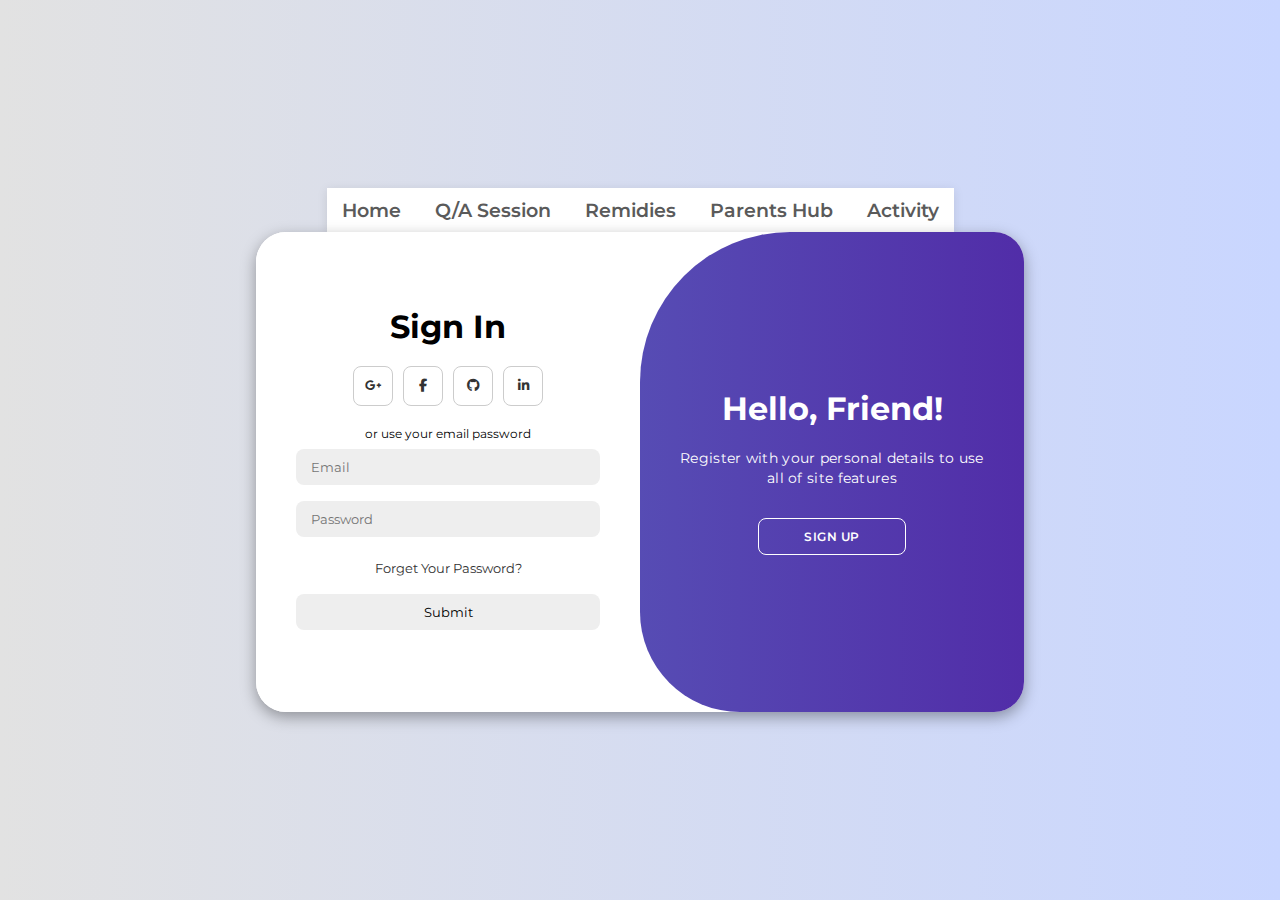
<file: index.html>
<!DOCTYPE html>
<html lang="en">

<head>
    <meta charset="UTF-8">
    <meta name="viewport" content="width=device-width, initial-scale=1.0">
    <link rel="stylesheet" href="https://cdnjs.cloudflare.com/ajax/libs/font-awesome/6.4.2/css/all.min.css">
    <link rel="stylesheet" href="login.css">
    <title>Login</title>
</head>
<body>
    <nav class="nav">
        <ul>
            <li><a href="home.html">Home</a></li>
            <li><a href="question.html">Q/A Session</a></li>
            <li><a href="remidies.html">Remidies</a></li>
            <li><a href="InteractiveParentTeacherHub.html">Parents Hub</a></li>
            <li><a href="activity.html">Activity</a></li>
        </ul>
    </nav>

    <div class="container" id="container">
        <div class="form-container sign-up">
            <form method="post" action="login.php">
                <h1>Create Account</h1>
                <div class="social-icons">
                    <a href="#" class="icon"><i class="fa-brands fa-google-plus-g"></i></a>
                    <a href="#" class="icon"><i class="fa-brands fa-facebook-f"></i></a>
                    <a href="#" class="icon"><i class="fa-brands fa-github"></i></a>
                    <a href="#" class="icon"><i class="fa-brands fa-linkedin-in"></i></a>
                </div>
                <span>or use your email for registeration</span>
                <input type="text" placeholder="Name" name="username">
                <input type="email" placeholder="Email" name="useremail">
                <input type="password" placeholder="Password" name="pas">
                <input type="submit" name="submit" value="Submit">

            </form>
        </div>
        <div class="form-container sign-in">
            <form method="post" action="signin.php">
                <h1>Sign In</h1>
                <div class="social-icons">
                    <a href="#" class="icon"><i class="fa-brands fa-google-plus-g"></i></a>
                    <a href="#" class="icon"><i class="fa-brands fa-facebook-f"></i></a>
                    <a href="#" class="icon"><i class="fa-brands fa-github"></i></a>
                    <a href="#" class="icon"><i class="fa-brands fa-linkedin-in"></i></a>
                </div>
                <span>or use your email password</span>
                <input type="email" placeholder="Email" name="email">
                <input type="password" placeholder="Password" name="pass">
                <a href="#">Forget Your Password?</a>
                <input type="submit" name="submit" value="Submit">
            </form>
        </div>
        <div class="toggle-container">
            <div class="toggle">
                <div class="toggle-panel toggle-left">
                    <h1>Welcome Back!</h1>
                    <p>Enter your personal details to use all of site features</p>
                    <button class="hidden" id="login">Sign In</button>
                </div>
                <div class="toggle-panel toggle-right">
                    <h1>Hello, Friend!</h1>
                    <p>Register with your personal details to use all of site features</p>
                    <button class="hidden" id="register">Sign Up</button>
                </div>
            </div>
        </div>
    </div>

    <script src="login.js"></script>
</body>

</html>
</file>
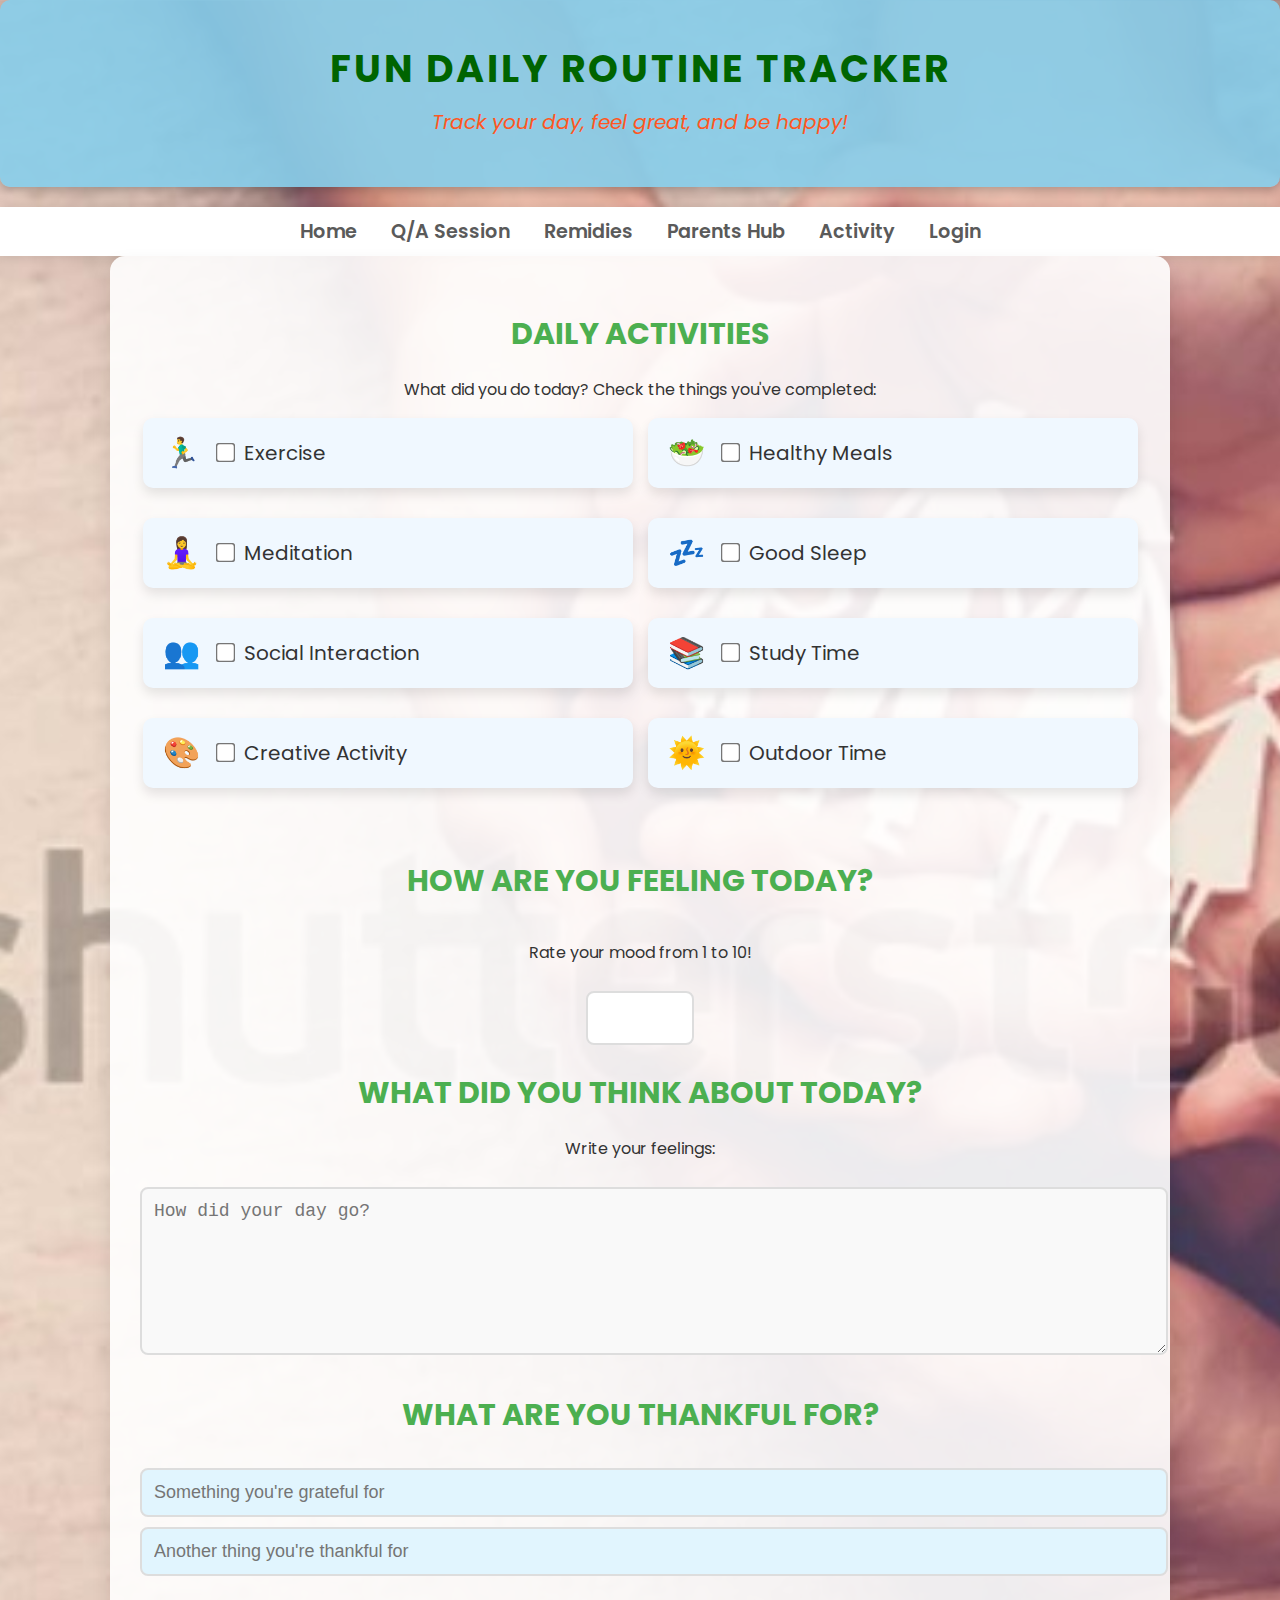
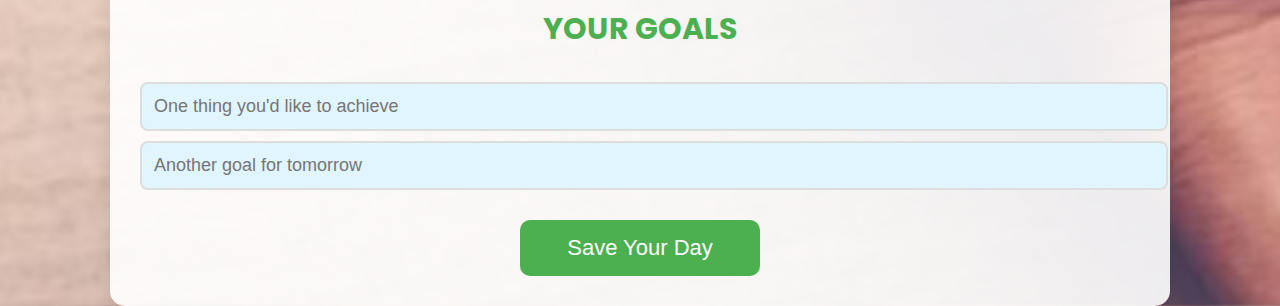
<file: activity.html>
<!DOCTYPE html>
<html lang="en">
<head>
    <meta charset="UTF-8">
    <meta name="viewport" content="width=device-width, initial-scale=1.0">
    <title>Fun Daily Routine & Mental Health Tracker</title>
    <link href="https://fonts.googleapis.com/css2?family=Poppins:wght@300;400;600&display=swap" rel="stylesheet">
    <style>
        /* Reset and base styling */
        body {
            font-family: 'Poppins', sans-serif;
            margin: 0;
            padding: 0;
            background-image: url('background.jpg');
            background-size: cover;
            background-position: center;
            color: #333;
            overflow-x: hidden;
        }
        header {
            background-color: rgba(135, 206, 235, 0.9);
            color: #333;
            padding: 40px 0;
            text-align: center;
            box-shadow: 0 4px 8px rgba(0, 0, 0, 0.2);
            border-radius: 10px;
            margin-bottom: 20px;
        }
        header h1 {
            margin: 0;
            font-size: 38px;
            font-weight: bold;
            color: #006400;
            text-transform: uppercase;
            letter-spacing: 3px;
        }
        header p {
            font-size: 20px;
            margin: 10px 0;
            font-style: italic;
            color: #ff5722;
        }

        /* Main container */
        .container {
            width: 90%;
            max-width: 1000px;
            margin: 0 auto;
            background-color: rgba(255, 255, 255, 0.9);
            padding: 30px;
            border-radius: 15px;
            box-shadow: 0 10px 20px rgba(0, 0, 0, 0.1);
            text-align: center;
        }

        h2 {
            font-size: 30px;
            color: #4CAF50;
            margin-bottom: 20px;
            font-weight: bold;
            text-transform: uppercase;
        }

        /* Activity checklist */
        .activity-section {
            margin-bottom: 30px;
        }
        .activity-list {
            list-style: none;
            padding: 0;
            display: flex;
            flex-wrap: wrap;
            gap: 15px;
            justify-content: center;
        }
        .activity-list li {
            display: flex;
            align-items: center;
            margin-bottom: 15px;
            font-size: 20px;
            background-color: #F0F8FF; /* Light Blue */
            padding: 12px 20px;
            border-radius: 10px;
            width: 45%;
            box-shadow: 0 6px 12px rgba(0, 0, 0, 0.1);
            transition: transform 0.3s ease, background-color 0.3s ease;
        }
        .activity-list li:hover {
            transform: scale(1.05);
            background-color: #87CEFA; /* Sky Blue */
        }
        .activity-icon {
            font-size: 30px;
            margin-right: 15px;
            color: #f44336;
        }
        .activity-list input {
            margin-right: 12px;
            transform: scale(1.5);
        }

        /* Mood rating */
        .mood-rating {
            display: flex;
            flex-direction: column;
            align-items: center;
            margin-top: 25px;
        }
        .mood-rating input[type="number"] {
            width: 80px;
            padding: 12px;
            font-size: 22px;
            text-align: center;
            border-radius: 8px;
            border: 2px solid #ddd;
            background-color: #ffffff;
            margin-top: 10px;
            transition: background-color 0.3s ease;
        }
        .mood-rating input[type="number"]:hover {
            background-color: #f1f8f7;
        }

        /* Reflection sections */
        .reflection textarea {
            width: 100%;
            height: 140px;
            padding: 12px;
            font-size: 18px;
            border-radius: 8px;
            border: 2px solid #ddd;
            background-color: #f9f9f9;
            margin-top: 10px;
            transition: background-color 0.3s ease;
        }
        .reflection textarea:hover {
            background-color: #f1f8f7;
        }

        /* Gratitude and Goals sections */
        .gratitude,
        .goals {
            margin-top: 30px;
        }
        .gratitude input,
        .goals input {
            width: 100%;
            padding: 12px;
            font-size: 18px;
            border-radius: 8px;
            border: 2px solid #ddd;
            background-color: #e1f5fe;
            margin-top: 10px;
            transition: background-color 0.3s ease;
        }
        .gratitude input:hover,
        .goals input:hover {
            background-color: #c8e6c9;
        }

        /* Button */
        .btn {
            background-color: #4CAF50;
            color: white;
            font-size: 22px;
            padding: 15px 25px;
            border: none;
            border-radius: 10px;
            cursor: pointer;
            transition: background-color 0.3s ease, transform 0.3s ease;
            width: 240px;
            margin-top: 30px;
        }
        .btn:hover {
            background-color: #45a049;
            transform: scale(1.1);
        }

        /* Responsive adjustments */
        @media (max-width: 768px) {
            .container {
                padding: 20px;
            }
            header h1 {
                font-size: 32px;
            }
            .activity-list li {
                font-size: 18px;
                width: 100%;
            }
            .mood-rating input[type="number"] {
                width: 80px;
            }
        }
        nav {
    background-color: #ffffff;
    padding: 10px 0;
    text-align: center;
    box-shadow: 0 2px 10px rgba(0, 0, 0, 0.1);
}

nav ul {
    list-style-type: none;
    margin: 0;
    padding: 0;
}

nav ul li {
    display: inline;
    margin: 0 15px;
}

nav ul li a {
    text-decoration: none;
    color: #5a5a5a;
    font-size: 1.2rem;
    font-weight: 600;
    transition: color 0.3s ease;
}

nav ul li a:hover {
    color: #ff6b6b;
}
    </style>
</head>
<body>
    <header>
        <h1>Fun Daily Routine Tracker</h1>
        <p>Track your day, feel great, and be happy!</p>
    </header>
    <nav>
        <ul>
            <li><a href="home.html">Home</a></li>
            <li><a href="question.html">Q/A Session</a></li>
            <li><a href="remidies.html">Remidies</a></li>
            <li><a href="InteractiveParentTeacherHub.html">Parents Hub</a></li>
            <li><a href="activity.html">Activity</a></li>
            <li><a href="index.html">Login</a></li>
        </ul>
    </nav>


    <div class="container">
        <section class="activity-section">
            <h2>Daily Activities</h2>
            <p>What did you do today? Check the things you've completed:</p>
            <ul class="activity-list">
                <li><span class="activity-icon">🏃‍♂️</span><input type="checkbox" id="exercise"><label for="exercise">Exercise</label></li>
                <li><span class="activity-icon">🥗</span><input type="checkbox" id="healthyMeals"><label for="healthyMeals">Healthy Meals</label></li>
                <li><span class="activity-icon">🧘‍♀️</span><input type="checkbox" id="meditation"><label for="meditation">Meditation</label></li>
                <li><span class="activity-icon">💤</span><input type="checkbox" id="sleep"><label for="sleep">Good Sleep</label></li>
                <li><span class="activity-icon">👥</span><input type="checkbox" id="socialInteraction"><label for="socialInteraction">Social Interaction</label></li>
                <li><span class="activity-icon">📚</span><input type="checkbox" id="study"><label for="study">Study Time</label></li>
                <li><span class="activity-icon">🎨</span><input type="checkbox" id="creativity"><label for="creativity">Creative Activity</label></li>
                <li><span class="activity-icon">🌞</span><input type="checkbox" id="outdoorTime"><label for="outdoorTime">Outdoor Time</label></li>
            </ul>
        </section>

        <!-- Mood Rating Section -->
        <section class="mood-rating">
            <h2>How Are You Feeling Today?</h2>
            <p>Rate your mood from 1 to 10!</p>
            <input type="number" id="moodRating" min="1" max="10">
        </section>

        <!-- Reflection Section -->
        <section class="activity-section reflection">
            <h2>What Did You Think About Today?</h2>
            <p>Write your feelings:</p>
            <textarea id="reflection" placeholder="How did your day go?"></textarea>
        </section>

        <!-- Gratitude Section -->
        <section class="gratitude">
            <h2>What Are You Thankful For?</h2>
            <input type="text" id="gratitude1" placeholder="Something you're grateful for">
            <input type="text" id="gratitude2" placeholder="Another thing you're thankful for">
        </section>

        <!-- Goals Section -->
        <section class="goals">
            <h2>Your Goals</h2>
            <input type="text" id="goal1" placeholder="One thing you'd like to achieve">
            <input type="text" id="goal2" placeholder="Another goal for tomorrow">
        </section>

        <!-- Save Button -->
        <button class="btn" onclick="saveData()">Save Your Day</button>
    </div>

    <script>
        function saveData() {
            let activities = [
                document.getElementById("exercise").checked,
                document.getElementById("healthyMeals").checked,
                document.getElementById("meditation").checked,
                document.getElementById("sleep").checked,
                document.getElementById("socialInteraction").checked,
                document.getElementById("study").checked,
                document.getElementById("creativity").checked,
                document.getElementById("outdoorTime").checked
            ];
            let moodRating = document.getElementById("moodRating").value;
            let reflection = document.getElementById("reflection").value;
            let gratitude = [
                document.getElementById("gratitude1").value,
                document.getElementById("gratitude2").value
            ];
            let goals = [
                document.getElementById("goal1").value,
                document.getElementById("goal2").value
            ];

            console.log("Activities:", activities);
            console.log("Mood Rating:", moodRating);
            console.log("Reflection:", reflection);
            console.log("Gratitude:", gratitude);
            console.log("Goals:", goals);

            alert("Data saved successfully!");
        }
    
    function saveData() {
        let activities = [
            document.getElementById("exercise").checked,
            document.getElementById("healthyMeals").checked,
            document.getElementById("meditation").checked,
            document.getElementById("sleep").checked,
            document.getElementById("socialInteraction").checked,
            document.getElementById("study").checked,
            document.getElementById("creativity").checked,
            document.getElementById("outdoorTime").checked
        ];
        let moodRating = document.getElementById("moodRating").value;
        let reflection = document.getElementById("reflection").value;
        let gratitude = [
            document.getElementById("gratitude1").value,
            document.getElementById("gratitude2").value
        ];
        let goals = [
            document.getElementById("goal1").value,
            document.getElementById("goal2").value
        ];

        // Send data to the server
        fetch('save_data.php', {
            method: 'POST',
            headers: {
                'Content-Type': 'application/json'
            },
            body: JSON.stringify({
                activities: activities,
                moodRating: moodRating,
                reflection: reflection,
                gratitude: gratitude,
                goals: goals
            })
        })
        .then(response => response.json())
        .then(data => {
            if (data.status === 'success') {
                alert("Data saved successfully!");
            } else {
                alert("Error: " + data.message);
            }
        })
        .catch(error => {
            console.error('Error:', error);
        });
    }
</script>


</body>
</html>
</file>
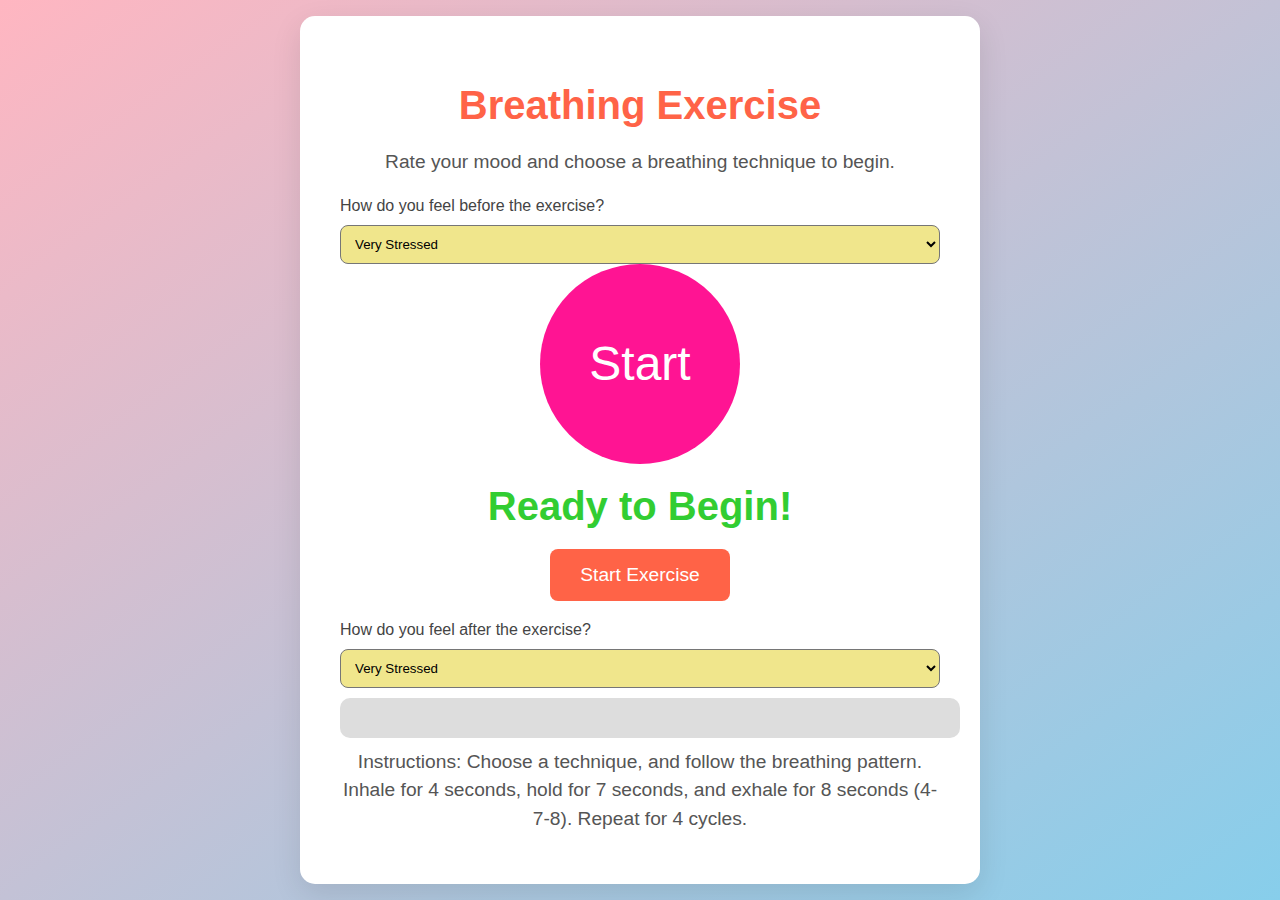
<file: breath.html>
<!DOCTYPE html>
<html lang="en">
<head>
    <meta charset="UTF-8">
    <meta name="viewport" content="width=device-width, initial-scale=1.0">
    <title>Breathing Exercise for Mental Health</title>
    <style>
        body {
            font-family: 'Arial', sans-serif;
            margin: 0;
            padding: 0;
            background: linear-gradient(to bottom right, #FFB6C1, #87CEEB); /* Gradient from light pink to sky blue */
            display: flex;
            justify-content: center;
            align-items: center;
            height: 100vh;
            text-align: center;
            color: #444;
        }

        .container {
            background-color: #ffffff;
            border-radius: 15px;
            box-shadow: 0 10px 30px rgba(0, 0, 0, 0.1);
            padding: 40px;
            width: 100%;
            max-width: 600px;
            animation: fadeIn 1.5s ease-in-out;
        }

        h1 {
            font-size: 2.5em;
            margin-bottom: 20px;
            color: #FF6347; /* Tomato red for header */
            animation: bounceIn 2s infinite alternate;
        }

        p.instructions {
            font-size: 1.2em;
            color: #555;
            margin: 10px 0;
            line-height: 1.5;
        }

        .timer {
            font-size: 2.5em;
            font-weight: bold;
            color: #32CD32; /* Lime green timer text */
            margin: 20px 0;
            animation: pulse 1.5s infinite ease-in-out;
        }

        .circle {
            width: 200px;
            height: 200px;
            border-radius: 50%;
            background-color: #FF1493; /* Deep pink circle */
            margin: 0 auto;
            display: flex;
            justify-content: center;
            align-items: center;
            color: white;
            font-size: 3em;
            transition: all 1s ease-in-out;
            animation: spin 5s infinite linear;
        }

        .circle.inhale {
            transform: scale(1.2); /* Expand during inhale */
            animation: bounceIn 1s ease-out forwards;
        }

        .circle.exhale {
            transform: scale(0.8); /* Shrink during exhale */
            animation: bounceOut 1s ease-out forwards;
        }

        .button-container {
            margin-top: 20px;
        }

        .start-button, .stop-button, .restart-button {
            padding: 15px 30px;
            font-size: 1.2em;
            background-color: #FF6347; /* Tomato red for buttons */
            color: white;
            border: none;
            border-radius: 8px;
            cursor: pointer;
            transition: background-color 0.3s, transform 0.3s;
        }

        .start-button:hover, .stop-button:hover, .restart-button:hover {
            background-color: #FF4500; /* Darker red on hover */
            transform: scale(1.1); /* Slight scaling effect */
        }

        .start-button:disabled {
            background-color: #a5d6a7;
            cursor: not-allowed;
        }

        .mood-rating, .progress-bar {
            margin-top: 20px;
            text-align: left;
        }

        .mood-rating select, .progress-bar {
            width: 100%;
            padding: 10px;
            border-radius: 8px;
            margin-top: 10px;
            background-color: #F0E68C; /* Light yellow for select and progress bar */
        }

        .progress-bar {
            background-color: #ddd;
            height: 20px;
            border-radius: 10px;
            animation: slideIn 2s ease-out;
        }

        .progress {
            height: 100%;
            background-color: #32CD32; /* Lime green progress bar */
            width: 0%;
            border-radius: 10px;
        }

        /* Animations */
        @keyframes fadeIn {
            from {
                opacity: 0;
                transform: translateY(-20px);
            }
            to {
                opacity: 1;
                transform: translateY(0);
            }
        }

        @keyframes bounceIn {
            0% {
                transform: scale(0.5);
            }
            50% {
                transform: scale(1.2);
            }
            100% {
                transform: scale(1);
            }
        }

        @keyframes bounceOut {
            0% {
                transform: scale(1.2);
            }
            100% {
                transform: scale(0.8);
            }
        }

        @keyframes pulse {
            0% {
                transform: scale(1);
                opacity: 1;
            }
            50% {
                transform: scale(1.2);
                opacity: 0.8;
            }
            100% {
                transform: scale(1);
                opacity: 1;
            }
        }

        @keyframes spin {
            0% {
                transform: rotate(0deg);
            }
            100% {
                transform: rotate(360deg);
            }
        }

        @keyframes slideIn {
            from {
                width: 0%;
            }
            to {
                width: 100%;
            }
        }

    </style>
</head>
<body>

    <div class="container">
        <h1>Breathing Exercise</h1>
        <p class="instructions">Rate your mood and choose a breathing technique to begin.</p>

        <div class="mood-rating">
            <label for="preMood">How do you feel before the exercise?</label><br>
            <select id="preMood">
                <option value="1">Very Stressed</option>
                <option value="2">Stressed</option>
                <option value="3">Neutral</option>
                <option value="4">Calm</option>
                <option value="5">Very Calm</option>
            </select>
        </div>

        <div class="circle" id="breathingCircle">Start</div>

        <div class="timer" id="stepIndicator">Ready to Begin!</div>

        <div class="button-container">
            <button class="start-button" id="startButton">Start Exercise</button>
            <button class="stop-button" id="stopButton" style="display:none;">Stop Exercise</button>
            <button class="restart-button" id="restartButton" style="display:none;">Restart Exercise</button>
        </div>

        <div class="mood-rating">
            <label for="postMood">How do you feel after the exercise?</label><br>
            <select id="postMood">
                <option value="1">Very Stressed</option>
                <option value="2">Stressed</option>
                <option value="3">Neutral</option>
                <option value="4">Calm</option>
                <option value="5">Very Calm</option>
            </select>
        </div>

        <div class="progress-bar">
            <div class="progress" id="progressBar"></div>
        </div>

        <p class="instructions">
            Instructions: Choose a technique, and follow the breathing pattern. Inhale for 4 seconds, hold for 7 seconds, and exhale for 8 seconds (4-7-8). Repeat for 4 cycles.
        </p>
    </div>

    <script>
        let currentStep = 0;
        let breathCycles = 0;
        let stepDuration = { inhale: 4, hold: 7, exhale: 8 };
        let interval;
        let isActive = false;
        const circle = document.getElementById('breathingCircle');
        const timerDisplay = document.getElementById('stepIndicator');
        const startButton = document.getElementById('startButton');
        const stopButton = document.getElementById('stopButton');
        const restartButton = document.getElementById('restartButton');
        const progressBar = document.getElementById('progressBar');
        const preMood = document.getElementById('preMood');
        const postMood = document.getElementById('postMood');

        const steps = [
            { name: 'Inhale', duration: stepDuration.inhale, className: 'inhale' },
            { name: 'Hold', duration: stepDuration.hold, className: '' },
            { name: 'Exhale', duration: stepDuration.exhale, className: 'exhale' }
        ];

        function startExercise() {
            breathCycles = 0;
            currentStep = 0;
            isActive = true;
            startButton.disabled = true;
            stopButton.style.display = "inline-block";
            restartButton.style.display = "none";
            nextStep();
        }

        function stopExercise() {
            clearInterval(interval);
            isActive = false;
            stopButton.style.display = "none";
            startButton.disabled = false;
            startButton.innerText = "Start Exercise";
            restartButton.style.display = "inline-block";
            timerDisplay.innerText = "Exercise Stopped!";
        }

        function restartExercise() {
            breathCycles = 0;
            currentStep = 0;
            timerDisplay.innerText = "Ready to Begin!";
            progressBar.style.width = "0%";
            nextStep();
            restartButton.style.display = "none";
        }

        function nextStep() {
            if (!isActive) return;
            const step = steps[currentStep];
            circle.className = `circle ${step.className}`;
            timerDisplay.innerText = `${step.name} for ${step.duration} seconds`;
            setProgressBar(step.duration);
            currentStep = (currentStep + 1) % steps.length;
            if (currentStep === 0) breathCycles++;
            if (breathCycles >= 4) {
                stopExercise();
            } else {
                interval = setTimeout(nextStep, step.duration * 1000);
            }
        }

        function setProgressBar(duration) {
            let width = 0;
            progressBar.style.width = width + '%';
            let progressInterval = setInterval(() => {
                width += (100 / (duration * 2));
                progressBar.style.width = width + '%';
                if (width >= 100) clearInterval(progressInterval);
            }, 500);
        }

        startButton.addEventListener('click', startExercise);
        stopButton.addEventListener('click', stopExercise);
        restartButton.addEventListener('click', restartExercise);
    </script>

</body>
</html>
</file>
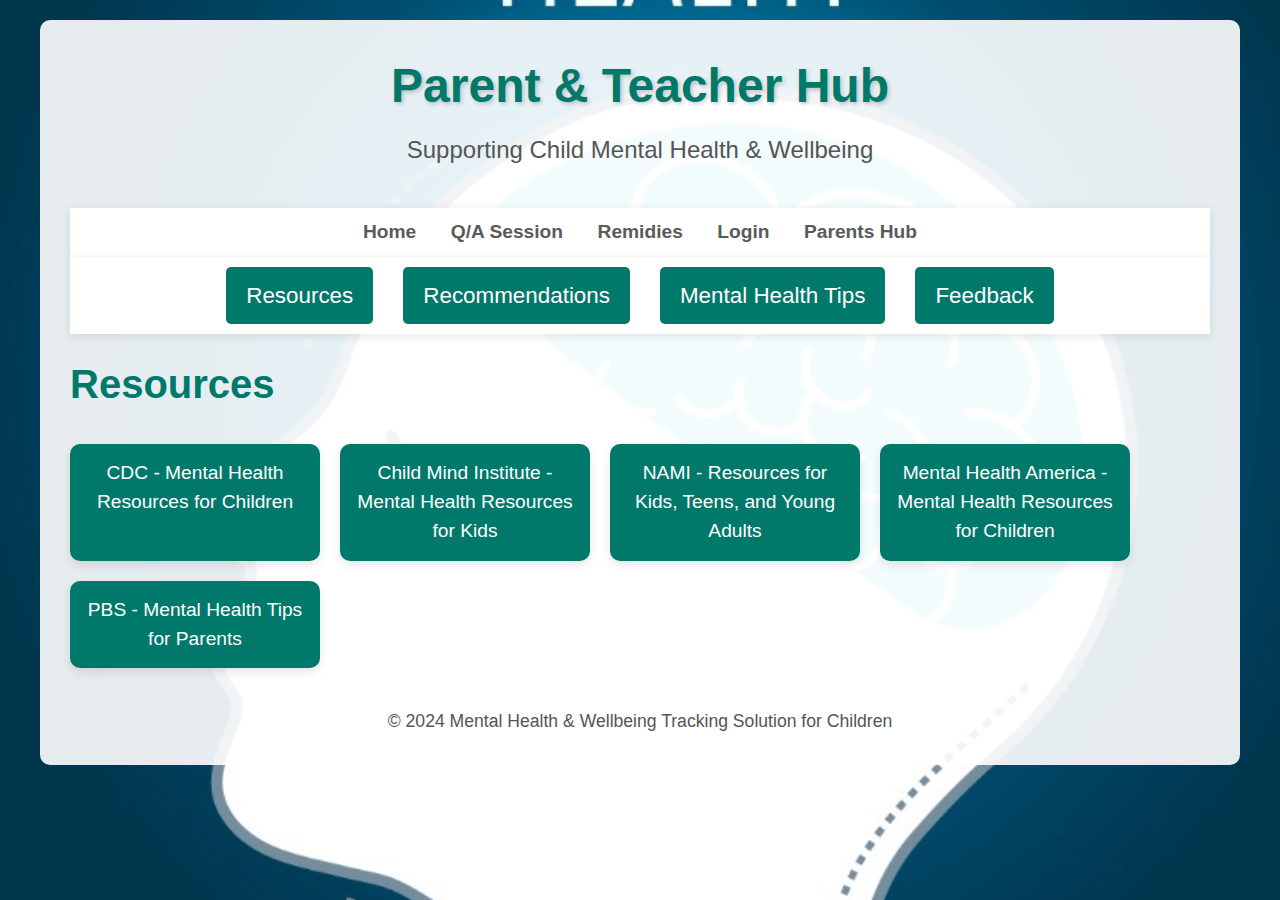
<file: InteractiveParentTeacherHub.html>
<!DOCTYPE html>
<html lang="en">
<head>
    <meta charset="UTF-8">
    <meta name="viewport" content="width=device-width, initial-scale=1.0">
    <title>Interactive Parent & Teacher Hub</title>
    <link rel="stylesheet" href="interactiveStyles.css">
</head>
<body>

<div class="container">
    <header>
        <h1>Parent & Teacher Hub</h1>
        <p>Supporting Child Mental Health & Wellbeing</p>
    </header>
     <nav>
        <ul>
            <li><a href="home.html">Home</a></li>
            <li><a href="question.html">Q/A Session</a></li>
            <li><a href="remidies.html">Remidies</a></li>
            <li><a href="index.html">Login</a></li>
            <li><a href="InteractiveParentTeacherHub.html">Parents Hub</a></li>
        </ul>
    </nav>


    <nav class="navbar">
        <a href="#resources" onclick="showTab('resources')">Resources</a>
        <a href="#recommendations" onclick="showTab('recommendations')">Recommendations</a>
        <a href="#mental-tips" onclick="showTab('mental-tips')">Mental Health Tips</a>
        <a href="#feedback" onclick="showTab('feedback')">Feedback</a>
    </nav>

    <!-- Resources Section -->
    <section id="resources" class="tab-content active">
        <h2>Resources</h2>
        <div class="resource-list">
            <a href="https://www.cdc.gov/mental-health/?CDC_AAref_Val=https://www.cdc.gov/mentalhealth/index.htm" target="_blank" class="resource-item">CDC - Mental Health Resources for Children</a>
            <a href="https://www.childmind.org/" target="_blank" class="resource-item">Child Mind Institute - Mental Health Resources for Kids</a>
            <a href="https://www.nami.org/Your-Journey/Kids-Teens-and-Young-Adults" target="_blank" class="resource-item">NAMI - Resources for Kids, Teens, and Young Adults</a>
            <a href="https://pmc.ncbi.nlm.nih.gov/articles/PMC8890771/" target="_blank" class="resource-item">Mental Health America - Mental Health Resources for Children</a>
            <a href="https://www.pbs.org/parents/activity-finder/ages-all/topics-all/shows-all/types-coloring-and-printable" target="_blank" class="resource-item">PBS - Mental Health Tips for Parents</a>
        </div>
    </section>

    <!-- Recommendations Section -->
    <section id="recommendations" class="tab-content">
        <h2>Recommendations</h2>
        <div class="recommendation-list">
            <div class="recommendation-item" onclick="toggleRecommendationDetails('rec1')">Practice Mindfulness  : 
                Helps manage stress and emotions, improving focus and calmness. Try deep breathing, meditation, and yoga.
            </div>
            <div id="rec1" class="recommendation-details">
                <p>Helps manage stress and emotions, improving focus and calmness. Try deep breathing, meditation, and yoga.</p>
            </div>

            <div class="recommendation-item" onclick="toggleRecommendationDetails('rec2')">Encourage Social Interaction : 
                Promotes emotional well-being by connecting with peers. Arrange playdates and teach communication skills.
            </div>
            <div id="rec2" class="recommendation-details">
                <p>Promotes emotional well-being by connecting with peers. Arrange playdates and teach communication skills.</p>
            </div>

            <div class="recommendation-item" onclick="toggleRecommendationDetails('rec3')">Ensure Adequate Sleep : 
                Improves mood and cognitive function. Set a bedtime routine, limit screen time, and create a quiet environment.
            </div>
            <div id="rec3" class="recommendation-details">
                <p>Improves mood and cognitive function. Set a bedtime routine, limit screen time, and create a quiet environment.</p>
            </div>

            <div class="recommendation-item" onclick="toggleRecommendationDetails('rec4')">Foster a Growth Mindset : 
                Builds resilience. Celebrate effort, encourage learning from mistakes, and promote new challenges
            </div>
            <div id="rec4" class="recommendation-details">
                <p>Builds resilience. Celebrate effort, encourage learning from mistakes, and promote new challenges.</p>
            </div>

            <!-- New Recommendation: Encourage Creative Expression -->
            <div class="recommendation-item" onclick="toggleRecommendationDetails('rec5')">Encourage Creative Expression : 
                Creative activities like drawing, writing, or music help children express emotions and improve problem-solving skills.
            </div>
            <div id="rec5" class="recommendation-details">
                <p>Creative activities like drawing, writing, or music help children express emotions and improve problem-solving skills.</p>
                <ul>
                    <li>Provide art supplies 🎨</li>
                    <li>Encourage storytelling 📖</li>
                    <li>Introduce musical instruments 🎶</li>
                    <li>Foster imaginative play 🧸</li>
                </ul>
            </div>
        </div>
    </section>

    <!-- New Section: Mental Health Tips -->
    <section id="mental-tips" class="tab-content">
        <h2>Mental Health Tips</h2>
        <div class="mental-tip-list">
            <div class="mental-tip-item">
                <h3>Maintain a Balanced Diet</h3>
                <p>Nutrition plays a big role in mental health. Ensure a balanced diet rich in fruits, vegetables, and whole grains.</p>
            </div>
            <div class="mental-tip-item">
                <h3>Create a Safe Emotional Space</h3>
                <p>Allow children to express their feelings without judgment. Encourage them to talk openly about their emotions.</p>
            </div>
            <div class="mental-tip-item">
                <h3>Incorporate Physical Activity</h3>
                <p>Exercise releases endorphins, helping to boost mood and reduce anxiety. Encourage activities like walking or playing sports.</p>
            </div>
            <div class="mental-tip-item">
                <h3>Limit Screen Time</h3>
                <p>Too much screen time can negatively affect sleep and mood. Set limits on devices, especially before bedtime.</p>
            </div>
            <div class="mental-tip-item">
                <h3>Practice Gratitude</h3>
                <p>Encourage children to write down things they are grateful for daily. It helps cultivate a positive mindset.</p>
            </div>
        </div>
    </section>

    <!-- Feedback Section -->
    <section id="feedback" class="tab-content">
        <h2>Share Your Feedback</h2>
        <form id="feedback-form">
            <label for="name">Your Name:</label>
            <input type="text" id="name" name="name" required>
            
            <label for="feedback">Your Feedback:</label>
            <textarea id="feedback" name="feedback" rows="4" required></textarea>
            
            <button type="submit" onclick="submitFeedback(event)">Submit Feedback</button>
        </form>
        <p id="feedback-message" style="color: green; font-weight: bold; display: none;">Feedback Saved Successfully!</p>
    </section>

    <footer>
        <p>&copy; 2024 Mental Health & Wellbeing Tracking Solution for Children</p>
    </footer>
</div>

<script src="interactiveScript.js"></script>
</body>
</html>
</file>
<file: login.css>
@import url('https://fonts.googleapis.com/css2?family=Montserrat:wght@300;400;500;600;700&display=swap');

*{
    margin: 0;
    padding: 0;
    box-sizing: border-box;
    font-family: 'Montserrat', sans-serif;
}

body{
    background-color: #c9d6ff;
    background: linear-gradient(to right, #e2e2e2, #c9d6ff);
    display: flex;
    align-items: center;
    justify-content: center;
    flex-direction: column;
    height: 100vh;
}

.container{
    background-color: #fff;
    border-radius: 30px;
    box-shadow: 0 5px 15px rgba(0, 0, 0, 0.35);
    position: relative;
    overflow: hidden;
    width: 768px;
    max-width: 100%;
    min-height: 480px;
}

.container p{
    font-size: 14px;
    line-height: 20px;
    letter-spacing: 0.3px;
    margin: 20px 0;
}

.container span{
    font-size: 12px;
}

.container a{
    color: #333;
    font-size: 13px;
    text-decoration: none;
    margin: 15px 0 10px;
}

.container button{
    background-color: #512da8;
    color: #fff;
    font-size: 12px;
    padding: 10px 45px;
    border: 1px solid transparent;
    border-radius: 8px;
    font-weight: 600;
    letter-spacing: 0.5px;
    text-transform: uppercase;
    margin-top: 10px;
    cursor: pointer;
}

.container button.hidden{
    background-color: transparent;
    border-color: #fff;
}

.container form{
    background-color: #fff;
    display: flex;
    align-items: center;
    justify-content: center;
    flex-direction: column;
    padding: 0 40px;
    height: 100%;
}

.container input{
    background-color: #eee;
    border: none;
    margin: 8px 0;
    padding: 10px 15px;
    font-size: 13px;
    border-radius: 8px;
    width: 100%;
    outline: none;
}

.form-container{
    position: absolute;
    top: 0;
    height: 100%;
    transition: all 0.6s ease-in-out;
}

.sign-in{
    left: 0;
    width: 50%;
    z-index: 2;
}

.container.active .sign-in{
    transform: translateX(100%);
}

.sign-up{
    left: 0;
    width: 50%;
    opacity: 0;
    z-index: 1;
}

.container.active .sign-up{
    transform: translateX(100%);
    opacity: 1;
    z-index: 5;
    animation: move 0.6s;
}

@keyframes move{
    0%, 49.99%{
        opacity: 0;
        z-index: 1;
    }
    50%, 100%{
        opacity: 1;
        z-index: 5;
    }
}

.social-icons{
    margin: 20px 0;
}

.social-icons a{
    border: 1px solid #ccc;
    border-radius: 20%;
    display: inline-flex;
    justify-content: center;
    align-items: center;
    margin: 0 3px;
    width: 40px;
    height: 40px;
}

.toggle-container{
    position: absolute;
    top: 0;
    left: 50%;
    width: 50%;
    height: 100%;
    overflow: hidden;
    transition: all 0.6s ease-in-out;
    border-radius: 150px 0 0 100px;
    z-index: 1000;
}

.container.active .toggle-container{
    transform: translateX(-100%);
    border-radius: 0 150px 100px 0;
}

.toggle{
    background-color: #512da8;
    height: 100%;
    background: linear-gradient(to right, #5c6bc0, #512da8);
    color: #fff;
    position: relative;
    left: -100%;
    height: 100%;
    width: 200%;
    transform: translateX(0);
    transition: all 0.6s ease-in-out;
}

.container.active .toggle{
    transform: translateX(50%);
}

.toggle-panel{
    position: absolute;
    width: 50%;
    height: 100%;
    display: flex;
    align-items: center;
    justify-content: center;
    flex-direction: column;
    padding: 0 30px;
    text-align: center;
    top: 0;
    transform: translateX(0);
    transition: all 0.6s ease-in-out;
}

.toggle-left{
    transform: translateX(-200%);
}

.container.active .toggle-left{
    transform: translateX(0);
}

.toggle-right{
    right: 0;
    transform: translateX(0);
}

.container.active .toggle-right{
    transform: translateX(200%);
}
.nav {
    background-color: #ffffff;
    padding: 10px 0;
    text-align: center;
    box-shadow: 0 2px 10px rgba(0, 0, 0, 0.1);
}

.nav ul {
    list-style-type: none;
    margin: 0;
    padding: 0;
}

.nav ul li {
    display: inline;
    margin: 0 15px;
}

.nav ul li a {
    text-decoration: none;
    color: #5a5a5a;
    font-size: 1.2rem;
    font-weight: 600;
    transition: color 0.3s ease;
}

.nav ul li a:hover {
    color: #ff6b6b;
}
</file>
<file: interactiveStyles.css>
nav {
    background-color: #ffffff;
    padding: 10px 0;
    text-align: center;
    box-shadow: 0 2px 10px rgba(0, 0, 0, 0.1);
}

nav ul {
    list-style-type: none;
    margin: 0;
    padding: 0;
}

nav ul li {
    display: inline;
    margin: 0 15px;
}

nav ul li a {
    text-decoration: none;
    color: #5a5a5a;
    font-size: 1.2rem;
    font-weight: 600;
    transition: color 0.3s ease;
}

nav ul li a:hover {
    color: #ff6b6b;
}
/* General Styles */
* {
    margin: 0;
    padding: 0;
    box-sizing: border-box;
    font-family: 'Arial', sans-serif;
}

body {
    background-image: url('image.jpg'); /* Keeping the original background */
    background-size: cover;
    background-position: center;
    color: #333;
    font-size: 16px;
    line-height: 1.5;
    padding: 20px;
}

.container {
    max-width: 1200px;
    margin: 0 auto;
    background: rgba(255, 255, 255, 0.9); /* Slightly transparent background for contrast */
    padding: 30px;
    border-radius: 10px;
}

/* Header */
header {
    text-align: center;
    margin-bottom: 40px;
}

header h1 {
    font-size: 3em;
    color: #00796b; /* Teal color */
    margin-bottom: 10px;
    text-shadow: 2px 2px 4px rgba(0, 0, 0, 0.2);
}

header p {
    font-size: 1.5em;
    color: #555;
}

/* Navbar */
.navbar {
    display: flex;
    justify-content: center;
    margin-bottom: 20px;
    gap: 30px;
}

.navbar a {
    color: #fff;
    font-size: 1.4em;
    text-decoration: none;
    padding: 12px 20px;
    background-color: #00796b; /* Teal color */
    border-radius: 5px;
    transition: all 0.3s ease;
}

.navbar a:hover {
    background-color: #004d40; /* Darker teal on hover */
    transform: translateY(-2px);
}

/* Tab Content */
.tab-content {
    display: none;
}

.tab-content.active {
    display: block;
}

h2 {
    font-size: 2.5em;
    color: #00796b; /* Teal color */
    margin-bottom: 20px;
}

/* Resources Section */
.resource-list {
    display: flex;
    flex-wrap: wrap;
    gap: 20px;
    margin-top: 30px;
}

.resource-item {
    background-color: #00796b; /* Teal color */
    color: white;
    padding: 15px;
    border-radius: 10px;
    width: 250px;
    text-align: center;
    text-decoration: none;
    font-size: 1.2em;
    transition: all 0.3s ease;
    box-shadow: 0 4px 10px rgba(0, 0, 0, 0.1);
}

.resource-item:hover {
    background-color: #004d40; /* Darker teal on hover */
    transform: translateY(-5px);
    box-shadow: 0 6px 15px rgba(0, 0, 0, 0.15);
}

/* Mental Health Tips Section */
.mental-tip-list {
    display: flex;
    flex-direction: column;
    gap: 20px;
    margin-top: 30px;
}

.mental-tip-item {
    background-color: #e0f2f1; /* Light teal */
    padding: 20px;
    border-radius: 10px;
    font-size: 1.2em;
    box-shadow: 0 4px 8px rgba(0, 0, 0, 0.1);
}

.mental-tip-item h3 {
    font-size: 1.5em;
    color: #00796b;
}

.mental-tip-item p {
    font-size: 1.1em;
    color: #333;
}

/* Recommendations Section */
.recommendation-list {
    margin-top: 40px;
}

.recommendation-item {
    background-color: #b2dfdb; /* Light teal */
    padding: 20px;
    margin-bottom: 15px;
    border-radius: 10px;
    font-size: 1.3em;
    cursor: pointer;
    transition: all 0.3s ease;
    position: relative;
}

.recommendation-item:hover {
    background-color: #80cbc4; /* Darker teal on hover */
    transform: translateY(-5px);
}

.recommendation-item::before {
    content: "💡";
    font-size: 1.5em;
    position: absolute;
    top: 20px;
    left: 20px;
}

.recommendation-details {
    display: none;
    margin-top: 20px;
    padding: 10px;
    background-color: #f1f1f1;
    border-radius: 5px;
    font-size: 1.1em;
    color: #333;
}

.recommendation-item.active + .recommendation-details {
    display: block;
}

/* Feedback Section */
form {
    display: flex;
    flex-direction: column;
    gap: 15px;
    max-width: 600px;
    margin: 40px auto;
}

input, textarea {
    padding: 15px;
    font-size: 1.1em;
    border: 1px solid #ccc;
    border-radius: 5px;
}

button {
    background-color: #00796b; /* Teal color */
    color: white;
    padding: 15px;
    font-size: 1.3em;
    border: none;
    border-radius: 5px;
    cursor: pointer;
    transition: all 0.3s ease;
}

button:hover {
    background-color: #004d40; /* Darker teal on hover */
    transform: translateY(-2px);
}

/* Footer */
footer {
    text-align: center;
    margin-top: 40px;
    font-size: 1.1em;
    color: #555;
}
</file>
